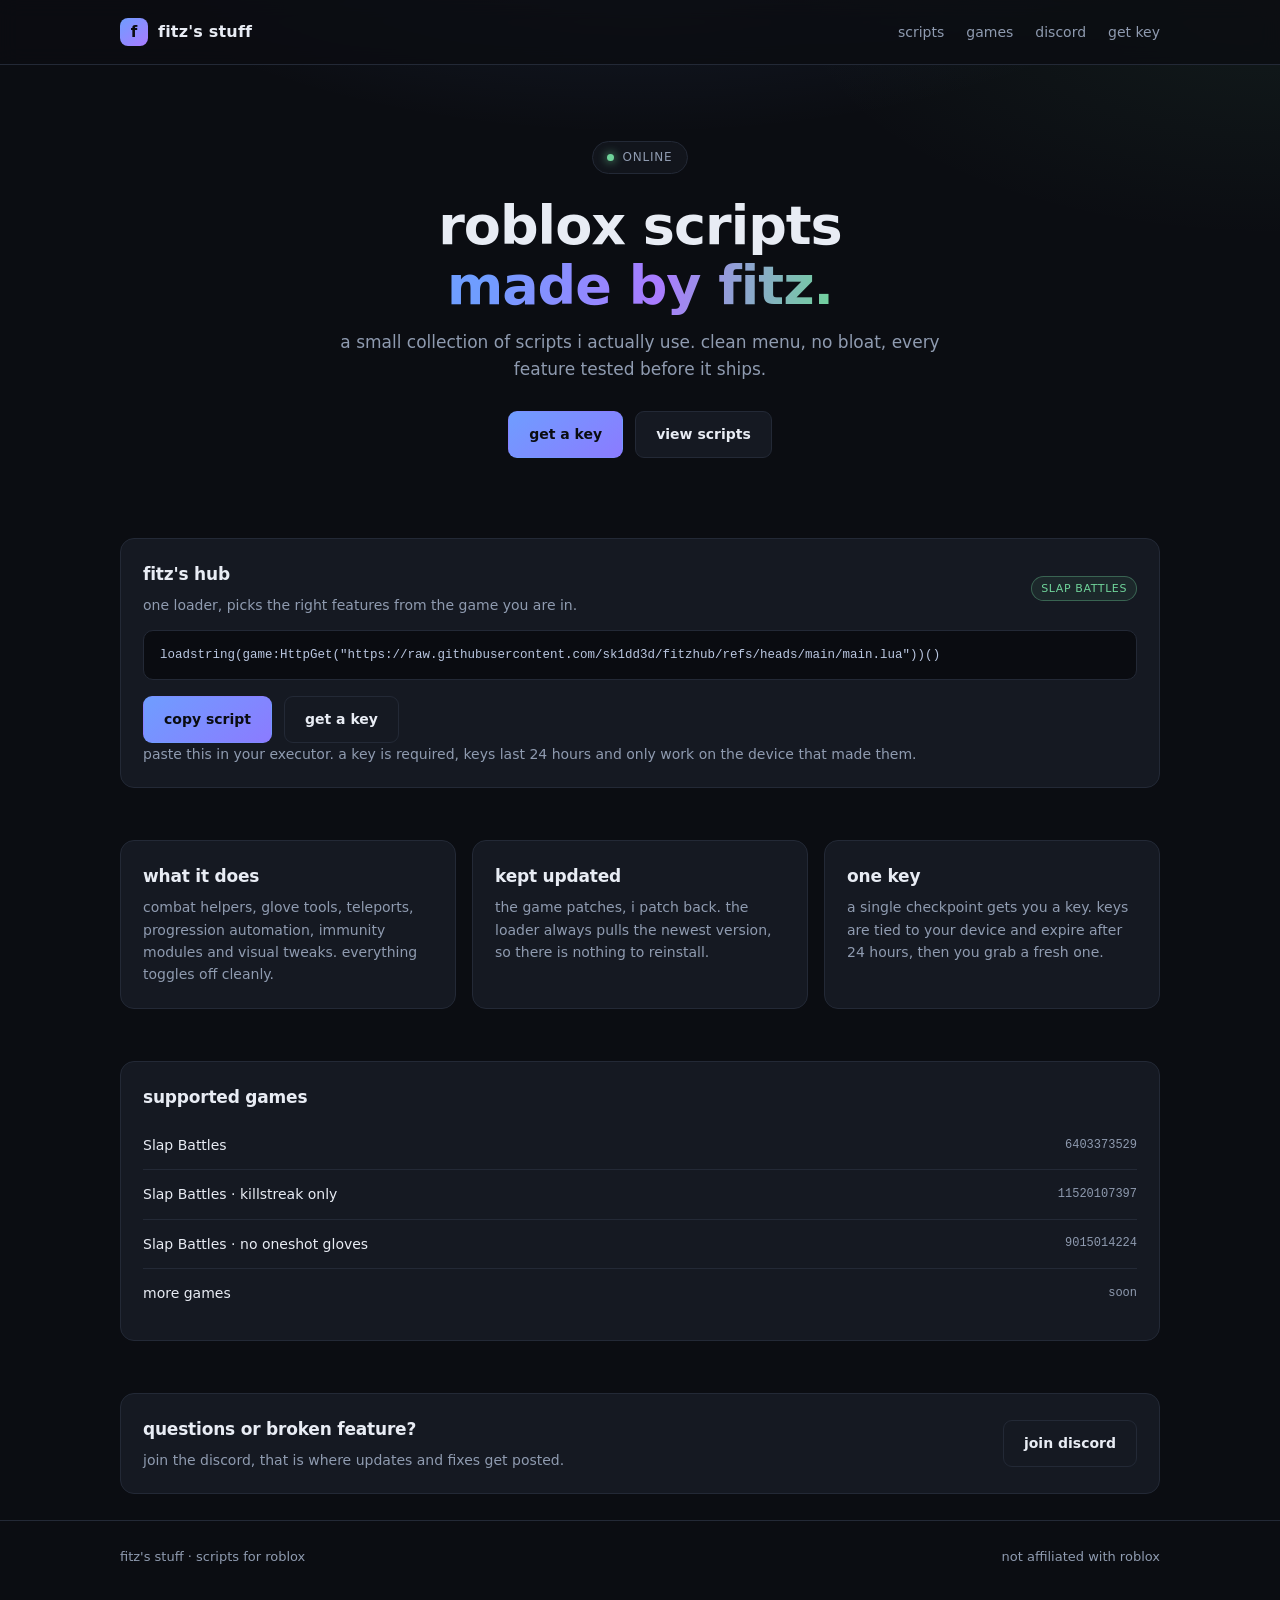
<file: website/index.html>
<!DOCTYPE html>
<html lang="en">
<head>
<meta charset="utf-8" />
<meta name="viewport" content="width=device-width, initial-scale=1" />
<title>fitz's stuff | roblox scripts</title>
<meta name="description" content="roblox scripts made by fitz. free, fast and updated." />
<link rel="stylesheet" href="assets/style.css" />
</head>
<body>

<header>
  <div class="wrap nav">
    <div class="brand"><span class="mark">f</span> fitz's stuff</div>
    <nav class="nav-links">
      <a href="#scripts">scripts</a>
      <a href="#games">games</a>
      <a class="hide-sm" href="https://discord.gg/5pQCshrz6" target="_blank" rel="noopener">discord</a>
      <a class="hide-sm" href="get-key.html">get key</a>
    </nav>
  </div>
</header>

<main class="wrap">

  <div class="hero">
    <div class="badge"><span class="dot"></span> online</div>
    <h1>roblox scripts<br /><span class="grad">made by fitz.</span></h1>
    <p class="lead">
      a small collection of scripts i actually use. clean menu, no bloat,
      every feature tested before it ships.
    </p>
    <div class="actions">
      <a class="btn primary" href="get-key.html">get a key</a>
      <a class="btn" href="#scripts">view scripts</a>
    </div>
  </div>

  <section id="scripts">
    <div class="card">
      <div class="row">
        <div>
          <h2>fitz's hub</h2>
          <p>one loader, picks the right features from the game you are in.</p>
        </div>
        <span class="tag">slap battles</span>
      </div>
      <div class="code" id="loader">loadstring(game:HttpGet("https://raw.githubusercontent.com/sk1dd3d/fitzhub/refs/heads/main/main.lua"))()</div>
      <div class="actions" style="justify-content:flex-start; margin-top: 16px;">
        <button class="btn primary" id="copyLoader" type="button">copy script</button>
        <a class="btn ghost" href="get-key.html">get a key</a>
      </div>
      <p class="hint" id="loaderStatus">
        paste this in your executor. a key is required, keys last 24 hours and only work on the device that made them.
      </p>
    </div>
  </section>

  <section>
    <div class="grid">
      <div class="card">
        <h3>what it does</h3>
        <p>combat helpers, glove tools, teleports, progression automation, immunity modules and visual tweaks. everything toggles off cleanly.</p>
      </div>
      <div class="card">
        <h3>kept updated</h3>
        <p>the game patches, i patch back. the loader always pulls the newest version, so there is nothing to reinstall.</p>
      </div>
      <div class="card">
        <h3>one key</h3>
        <p>a single checkpoint gets you a key. keys are tied to your device and expire after 24 hours, then you grab a fresh one.</p>
      </div>
    </div>
  </section>

  <section id="games">
    <div class="card">
      <h3>supported games</h3>
      <div style="margin-top: 10px;">
        <div class="game"><span>Slap Battles</span><span>6403373529</span></div>
        <div class="game"><span>Slap Battles &middot; killstreak only</span><span>11520107397</span></div>
        <div class="game"><span>Slap Battles &middot; no oneshot gloves</span><span>9015014224</span></div>
        <div class="game"><span>more games</span><span>soon</span></div>
      </div>
    </div>
  </section>

  <section>
    <div class="card">
      <div class="row">
        <div>
          <h3>questions or broken feature?</h3>
          <p>join the discord, that is where updates and fixes get posted.</p>
        </div>
        <a class="btn" href="https://discord.gg/5pQCshrz6" target="_blank" rel="noopener">join discord</a>
      </div>
    </div>
  </section>

</main>

<footer>
  <div class="wrap row">
    <span>fitz's stuff &middot; scripts for roblox</span>
    <span>not affiliated with roblox</span>
  </div>
</footer>

<script src="assets/site.js"></script>
<script>
  Site.copyButton("copyLoader", "loader", "loaderStatus", "script copied");
</script>
</body>
</html>
</file>
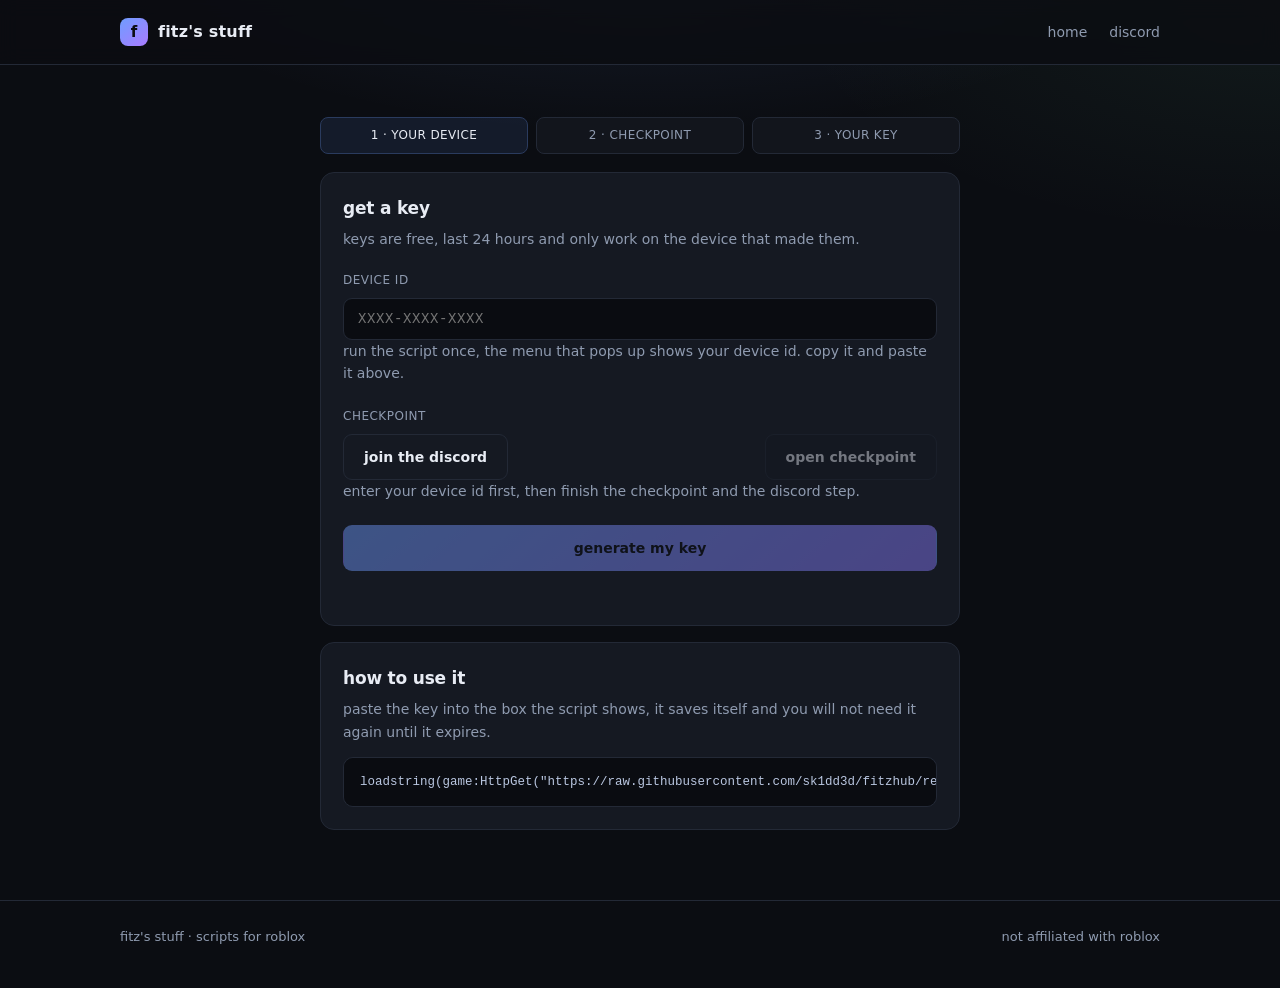
<file: website/get-key.html>
<!DOCTYPE html>
<html lang="en">
<head>
<meta charset="utf-8" />
<meta name="viewport" content="width=device-width, initial-scale=1" />
<title>get a key | fitz's stuff</title>
<link rel="stylesheet" href="assets/style.css" />
</head>
<body>

<header>
  <div class="wrap nav">
    <div class="brand"><span class="mark">f</span> fitz's stuff</div>
    <nav class="nav-links">
      <a href="index.html">home</a>
      <a class="hide-sm" href="https://discord.gg/5pQCshrz6" target="_blank" rel="noopener">discord</a>
    </nav>
  </div>
</header>

<main class="wrap">
  <div class="key-shell">

    <div class="steps">
      <div class="step-pill active" id="pill1">1 &middot; your device</div>
      <div class="step-pill" id="pill2">2 &middot; checkpoint</div>
      <div class="step-pill" id="pill3">3 &middot; your key</div>
    </div>

    <div class="card">
      <h2>get a key</h2>
      <p>keys are free, last 24 hours and only work on the device that made them.</p>

      <div style="margin-top: 20px;">
        <label class="field" for="device">device id</label>
        <input type="text" id="device" spellcheck="false" autocomplete="off"
               placeholder="XXXX-XXXX-XXXX" />
        <p class="hint">
          run the script once, the menu that pops up shows your device id. copy it and paste it above.
        </p>
      </div>

      <div style="margin-top: 22px;">
        <label class="field">checkpoint</label>
        <div class="row">
          <button class="btn" id="discordBtn" type="button">
            <span id="discordLabel">join the discord</span>
          </button>
          <button class="btn" id="checkpointBtn" type="button" disabled>
            open checkpoint
          </button>
        </div>
        <p class="hint" id="checkpointHint">
          enter your device id first, then finish the checkpoint and the discord step.
        </p>
      </div>

      <div style="margin-top: 22px;">
        <button class="btn primary" id="generateBtn" type="button" disabled style="width: 100%;">
          generate my key
        </button>
        <div class="status" id="status"></div>
      </div>

      <div class="key-out" id="keyOut">
        <div class="key-meta">your key</div>
        <div class="key-value" id="keyValue"></div>
        <div class="key-meta" id="keyMeta"></div>
        <div class="actions" style="margin-top: 16px;">
          <button class="btn primary" id="copyKey" type="button">copy key</button>
          <a class="btn ghost" href="index.html">back to scripts</a>
        </div>
      </div>
    </div>

    <div class="card" style="margin-top: 16px;">
      <h3>how to use it</h3>
      <p style="margin-bottom: 10px;">paste the key into the box the script shows, it saves itself and you will not need it again until it expires.</p>
      <div class="code" id="loader2">loadstring(game:HttpGet("https://raw.githubusercontent.com/sk1dd3d/fitzhub/refs/heads/main/main.lua"))()</div>
    </div>

  </div>
</main>

<footer>
  <div class="wrap row">
    <span>fitz's stuff &middot; scripts for roblox</span>
    <span>not affiliated with roblox</span>
  </div>
</footer>

<script src="config.js"></script>
<script src="assets/site.js"></script>
<script src="assets/key.js"></script>
<script src="assets/key-page.js"></script>
</body>
</html>
</file>
<file: website/assets/style.css>
:root {
  --bg: #0b0d12;
  --bg-soft: #12151c;
  --panel: #151922;
  --line: #232936;
  --text: #e8ecf4;
  --muted: #8f9bb0;
  --accent: #6f9dff;
  --accent-soft: #2a3b5e;
  --good: #6fd39a;
  --bad: #ff7b7b;
}

* { box-sizing: border-box; }

html, body {
  margin: 0;
  padding: 0;
  background: var(--bg);
  color: var(--text);
  font-family: "Segoe UI", Inter, system-ui, -apple-system, sans-serif;
  line-height: 1.6;
}

body {
  min-height: 100vh;
  background-image:
    radial-gradient(900px 420px at 50% -160px, rgba(111, 157, 255, 0.16), transparent 70%),
    radial-gradient(700px 340px at 100% 0%, rgba(111, 211, 154, 0.07), transparent 70%);
  background-repeat: no-repeat;
}

a { color: var(--accent); text-decoration: none; }
a:hover { text-decoration: underline; }

.wrap {
  width: min(1040px, calc(100% - 40px));
  margin: 0 auto;
}

/* header ------------------------------------------------------------- */
header {
  border-bottom: 1px solid var(--line);
  background: rgba(11, 13, 18, 0.82);
  backdrop-filter: blur(10px);
  position: sticky;
  top: 0;
  z-index: 20;
}

.nav {
  display: flex;
  align-items: center;
  justify-content: space-between;
  gap: 16px;
  height: 64px;
}

.brand {
  display: flex;
  align-items: center;
  gap: 10px;
  font-weight: 700;
  letter-spacing: 0.2px;
}

.brand .mark {
  width: 28px;
  height: 28px;
  border-radius: 8px;
  background: linear-gradient(140deg, #6f9dff, #a97bff);
  color: #0b0d12;
  font-size: 15px;
  font-weight: 800;
  display: grid;
  place-items: center;
}

.nav-links {
  display: flex;
  align-items: center;
  gap: 22px;
  font-size: 14px;
}

.nav-links a { color: var(--muted); }
.nav-links a:hover { color: var(--text); text-decoration: none; }

/* hero --------------------------------------------------------------- */
.hero {
  padding: 76px 0 54px;
  text-align: center;
}

.badge {
  display: inline-flex;
  align-items: center;
  gap: 8px;
  font-size: 12px;
  letter-spacing: 0.8px;
  text-transform: uppercase;
  color: var(--muted);
  border: 1px solid var(--line);
  background: var(--bg-soft);
  border-radius: 999px;
  padding: 6px 14px;
}

.dot {
  width: 7px;
  height: 7px;
  border-radius: 50%;
  background: var(--good);
  box-shadow: 0 0 10px var(--good);
}

h1 {
  font-size: clamp(34px, 6vw, 54px);
  line-height: 1.1;
  margin: 22px 0 14px;
  letter-spacing: -1px;
}

h1 .grad {
  background: linear-gradient(100deg, #6f9dff 10%, #a97bff 55%, #6fd39a 100%);
  -webkit-background-clip: text;
  background-clip: text;
  color: transparent;
}

.lead {
  color: var(--muted);
  font-size: 17px;
  max-width: 620px;
  margin: 0 auto;
}

.actions {
  display: flex;
  gap: 12px;
  justify-content: center;
  flex-wrap: wrap;
  margin-top: 28px;
}

.btn {
  display: inline-flex;
  align-items: center;
  justify-content: center;
  gap: 8px;
  border: 1px solid var(--line);
  background: var(--panel);
  color: var(--text);
  font: inherit;
  font-weight: 600;
  font-size: 14px;
  padding: 11px 20px;
  border-radius: 9px;
  cursor: pointer;
  transition: transform 0.08s ease, border-color 0.15s ease, background 0.15s ease;
}

.btn:hover { border-color: #38415a; text-decoration: none; }
.btn:active { transform: translateY(1px); }

.btn.primary {
  background: linear-gradient(140deg, #6f9dff, #8b7bff);
  border-color: transparent;
  color: #0a0c11;
}

.btn.primary:hover { filter: brightness(1.06); }

.btn.ghost { background: transparent; }

.btn[disabled] {
  opacity: 0.45;
  cursor: not-allowed;
}

/* cards -------------------------------------------------------------- */
section { padding: 26px 0; }

.card {
  background: var(--panel);
  border: 1px solid var(--line);
  border-radius: 14px;
  padding: 22px;
}

.card h2, .card h3 {
  margin: 0 0 6px;
  font-size: 17px;
  letter-spacing: -0.2px;
}

.card p { margin: 0; color: var(--muted); font-size: 14px; }

.grid {
  display: grid;
  gap: 16px;
  grid-template-columns: repeat(auto-fit, minmax(240px, 1fr));
}

.code {
  margin-top: 14px;
  background: #0a0c11;
  border: 1px solid var(--line);
  border-radius: 10px;
  padding: 14px 16px;
  font-family: "Cascadia Code", "JetBrains Mono", Consolas, monospace;
  font-size: 12.5px;
  color: #b9c6e0;
  overflow-x: auto;
  white-space: pre;
}

.row {
  display: flex;
  align-items: center;
  justify-content: space-between;
  gap: 14px;
  flex-wrap: wrap;
}

.tag {
  font-size: 11px;
  letter-spacing: 0.6px;
  text-transform: uppercase;
  color: var(--good);
  border: 1px solid rgba(111, 211, 154, 0.35);
  background: rgba(111, 211, 154, 0.08);
  padding: 3px 9px;
  border-radius: 999px;
}

.tag.soon {
  color: var(--muted);
  border-color: var(--line);
  background: var(--bg-soft);
}

.game {
  display: flex;
  align-items: center;
  justify-content: space-between;
  gap: 12px;
  padding: 13px 0;
  border-bottom: 1px solid var(--line);
  font-size: 14px;
}

.game:last-child { border-bottom: 0; }

.game span:last-child {
  color: var(--muted);
  font-family: "Cascadia Code", Consolas, monospace;
  font-size: 12px;
}

/* key page ----------------------------------------------------------- */
.key-shell {
  max-width: 640px;
  margin: 52px auto 70px;
}

.steps {
  display: flex;
  gap: 8px;
  margin-bottom: 18px;
}

.step-pill {
  flex: 1;
  text-align: center;
  font-size: 12px;
  letter-spacing: 0.4px;
  text-transform: uppercase;
  color: var(--muted);
  border: 1px solid var(--line);
  background: var(--bg-soft);
  border-radius: 8px;
  padding: 8px 6px;
}

.step-pill.active {
  color: var(--text);
  border-color: var(--accent-soft);
  background: rgba(111, 157, 255, 0.1);
}

.step-pill.done {
  color: var(--good);
  border-color: rgba(111, 211, 154, 0.3);
}

label.field {
  display: block;
  font-size: 12px;
  letter-spacing: 0.5px;
  text-transform: uppercase;
  color: var(--muted);
  margin-bottom: 8px;
}

input[type="text"] {
  width: 100%;
  background: #0a0c11;
  border: 1px solid var(--line);
  color: var(--text);
  border-radius: 9px;
  padding: 12px 14px;
  font-family: "Cascadia Code", Consolas, monospace;
  font-size: 14px;
  letter-spacing: 0.6px;
  outline: none;
}

input[type="text"]:focus { border-color: var(--accent-soft); }

.hint { font-size: 12.5px; color: var(--muted); margin-top: 8px; }

.key-out {
  display: none;
  margin-top: 18px;
  background: #0a0c11;
  border: 1px solid rgba(111, 211, 154, 0.35);
  border-radius: 10px;
  padding: 18px;
}

.key-out.show { display: block; }

.key-value {
  font-family: "Cascadia Code", Consolas, monospace;
  font-size: 19px;
  letter-spacing: 1.4px;
  color: var(--good);
  word-break: break-all;
  text-align: center;
  margin: 6px 0 14px;
}

.key-meta {
  font-size: 12.5px;
  color: var(--muted);
  text-align: center;
}

.status {
  font-size: 12.5px;
  margin-top: 14px;
  min-height: 18px;
}

.status.bad { color: var(--bad); }
.status.good { color: var(--good); }

footer {
  border-top: 1px solid var(--line);
  padding: 26px 0 40px;
  color: var(--muted);
  font-size: 13px;
}

footer .row { align-items: center; }

@media (max-width: 560px) {
  .nav-links { gap: 14px; }
  .nav-links a.hide-sm { display: none; }
  .hero { padding: 52px 0 34px; }
}
</file>
